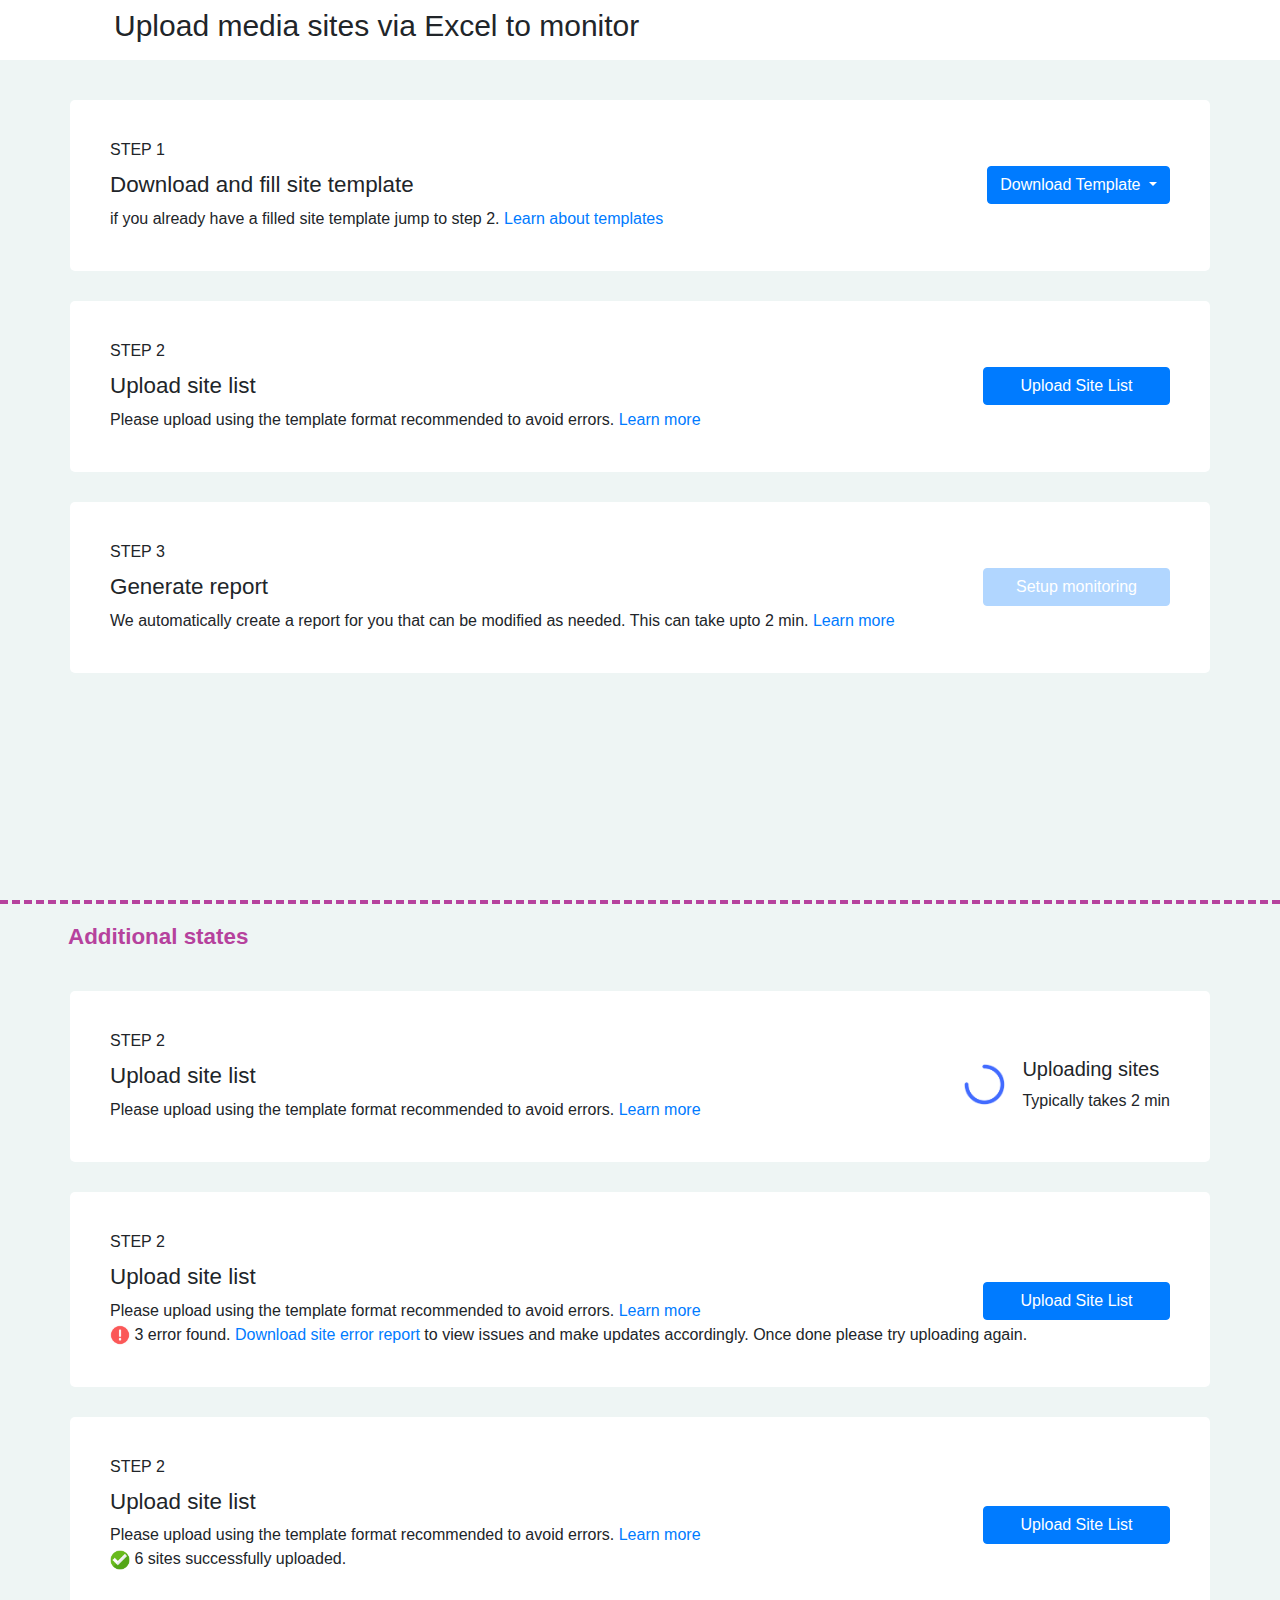
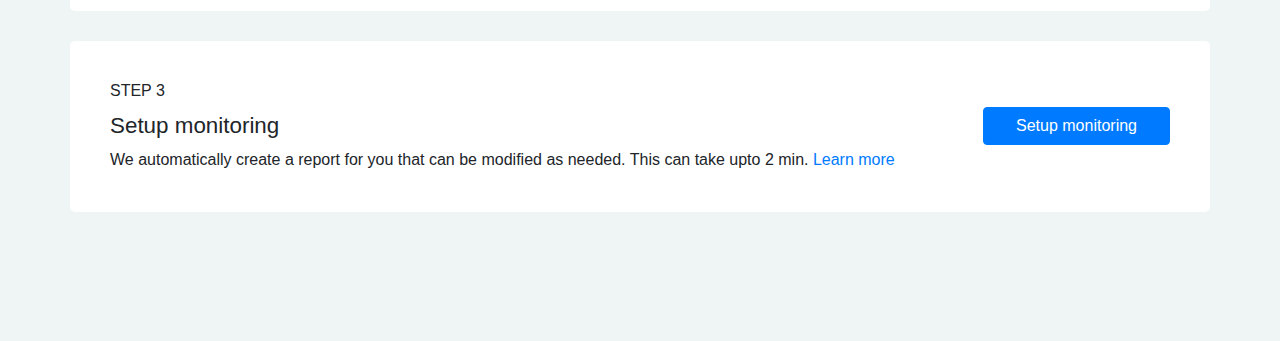
<file: Monitoring_Excel Upload/index.html>
<!DOCTYPE html>
<html lang="en">

<head>
    <meta charset="UTF-8">
    <meta http-equiv="X-UA-Compatible" content="IE=edge">
    <meta name="viewport" content="width=device-width, initial-scale=1.0">

    <!-- bootstrap4 css -->
    <link rel="stylesheet" href="https://maxcdn.bootstrapcdn.com/bootstrap/4.0.0/css/bootstrap.min.css"
        integrity="sha384-Gn5384xqQ1aoWXA+058RXPxPg6fy4IWvTNh0E263XmFcJlSAwiGgFAW/dAiS6JXm" crossorigin="anonymous">


    <!-- font-awesome -->
    <link rel="stylesheet" href="https://use.fontawesome.com/releases/v5.15.3/css/all.css"
        integrity="sha384-SZXxX4whJ79/gErwcOYf+zWLeJdY/qpuqC4cAa9rOGUstPomtqpuNWT9wdPEn2fk" crossorigin="anonymous">
    <!-- font-awesome -->
    <link rel="stylesheet" href="style.css">

    <title>Excel Upload</title>
</head>

<body id="main-body-view">
    <section class="flex-column">
        <header id="page-header">
            <div id="previous-btn">
                <button type="button" class="btn btn-edit">
                    <i class="fas fa-chevron-left"></i>
                </button>
            </div>
            <div class="nav-header">
                <h1 class="header-edit">Upload media sites via Excel to monitor</h1>
            </div>
        </header>

        <!-- upper-content -->
        <div id="content" class="content-box">
            <section>
                <div class="left-align">
                    <h6 class="h6-edit">STEP 1</h6>
                    <h3 class="h3-edit">Download and fill site template</h3>
                    <P class="p-edit">if you already have a filled site template jump to step 2.
                        <a href="#">Learn about templates</a>
                    </P>
                </div>
                <div class="right-align">
                    <div class="dropdown">
                        <button class="btn btn-secondary dropdown-toggle" type="button" id="dropdownMenuButton"
                            data-toggle="dropdown" aria-haspopup="true" aria-expanded="false">
                            Download Template
                        </button>
                        <div class="dropdown-menu" aria-labelledby="dropdownMenuButton">
                            <a class="dropdown-item" href="#"></a>
                            <a class="dropdown-item" href="#"></a>
                            <a class="dropdown-item" href="#"></a>
                        </div>
                    </div>
                </div>
            </section>

            <section>
                <div class="left-align">
                    <h6 class="h6-edit">STEP 2</h6>
                    <h3 class="h3-edit">Upload site list</h3>
                    <P class="p-edit">Please upload using the template format recommended to avoid errors.
                        <a href="#">Learn more</a>
                    </P>
                </div>
                <div class="right-align">
                    <button type="button" class="btn btn-primary">Upload Site List</button>
                </div>
            </section>

            <section>
                <div class="left-align">
                    <h6 class="h6-edit">STEP 3</h6>
                    <h3 class="h3-edit">Generate report</h3>
                    <P class="p-edit">We automatically create a report for you that can be modified as needed. This can
                        take upto 2 min.
                        <a href="#">Learn more</a>
                    </P>
                </div>
                <div class="right-align">
                    <button type="button" class="btn btn-primary" disabled>Setup monitoring</button>
                </div>
            </section>
        </div>

        <!-- dashed-line -->
        <div class="dotted-line"></div>

        <!-- Additional states -->
        <div id="lower-heading">
            <h2 class="h2-edit">Additional states</h2>
        </div>

        <!-- lower-content -->
        <div id="content" class="content-box height-edit">
            <section>
                <div class="left-align">
                    <h6 class="h6-edit">STEP 2</h6>
                    <h3 class="h3-edit">Upload site list</h3>
                    <P class="p-edit">Please upload using the template format recommended to avoid errors.
                        <a href="#">Learn more</a>
                    </P>
                </div>
                <div class="right-align d-flex">
                    <div>
                        <img class="loading-edit" src="./img/loading1.png" alt="loading icon">
                    </div>
                    <div class="pad-left-1">
                        <h5 class="">Uploading sites</h5>
                        <P class="p-edit">Typically takes 2 min</P>
                    </div>

            </section>

            <section>
                <div class="left-align">
                    <h6 class="h6-edit">STEP 2</h6>
                    <h3 class="h3-edit">Upload site list</h3>
                    <P class="p-edit">Please upload using the template format recommended to avoid errors.
                        <a href="#">Learn more</a>
                    </P>
                    <p class="p-edit"><img class="alert-edit" src="./img/alert-red.png" alt="Warning!"> 3 error found.
                        <a href="#">Download site error report</a>
                        to view issues and make updates accordingly. Once done please try uploading again.
                    </p>
                </div>
                <div class="right-align">
                    <button type="button" class="btn btn-primary">Upload Site List</button>
                </div>
            </section>

            <section>
                <div class="left-align">
                    <h6 class="h6-edit">STEP 2</h6>
                    <h3 class="h3-edit">Upload site list</h3>
                    <P class="p-edit">Please upload using the template format recommended to avoid errors.
                        <a href="#">Learn more</a>
                    </P>
                    <p class="p-edit"><img class="check-edit" src="./img/check.png" alt="check"> 6 sites successfully
                        uploaded.
                    </p>
                </div>
                <div class="right-align">
                    <button type="button" class="btn btn-primary">Upload Site List</button>
                </div>
            </section>

            <section>
                <div class="left-align">
                    <h6 class="h6-edit">STEP 3</h6>
                    <h3 class="h3-edit">Setup monitoring</h3>
                    <P class="p-edit">We automatically create a report for you that can be modified as needed. This can
                        take upto 2 min.
                        <a href="#">Learn more</a>
                </div>
                <div class="right-align">
                    <button type="button" class="btn btn-primary">Setup monitoring</button>
                </div>
            </section>
        </div>

    </section>

</body>

</html>
</file>
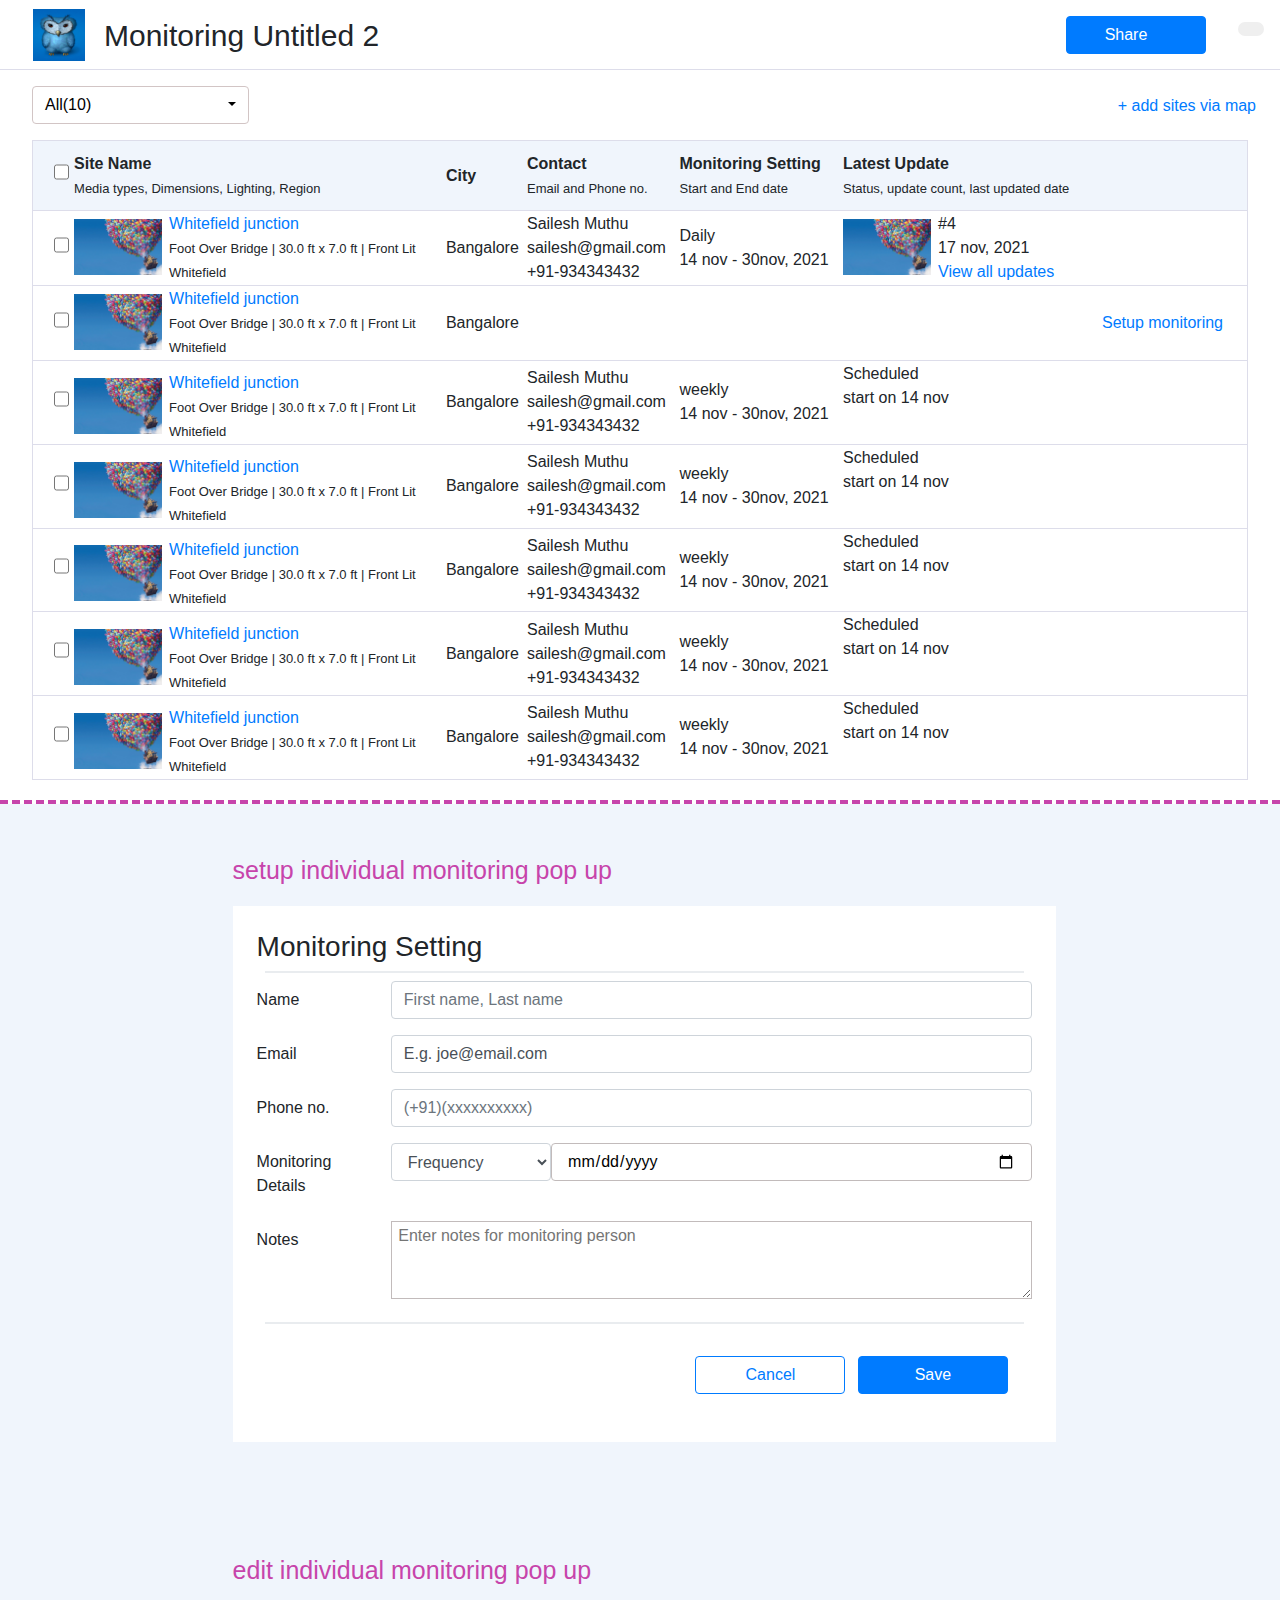
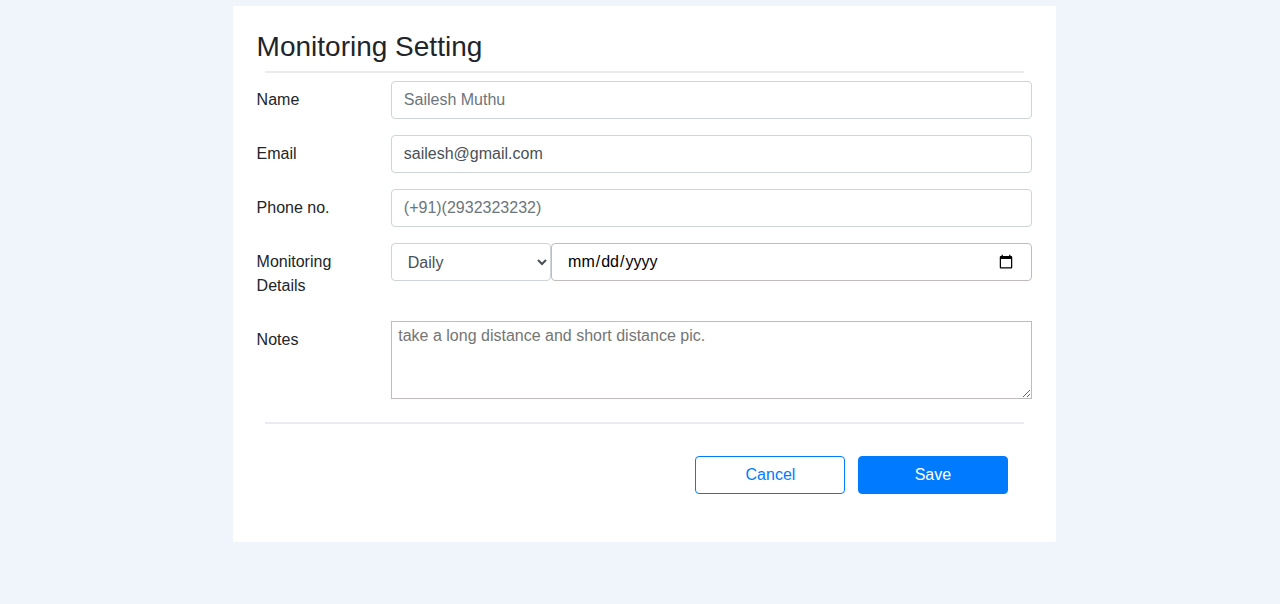
<file: Monitoring_List view/index.html>
<!DOCTYPE html>
<html lang="en">

<head>
    <meta charset="UTF-8">
    <meta http-equiv="X-UA-Compatible" content="IE=edge">
    <meta name="viewport" content="width=device-width, initial-scale=1.0">

    <!-- bootstrap4 css -->
    <link rel="stylesheet" href="https://maxcdn.bootstrapcdn.com/bootstrap/4.0.0/css/bootstrap.min.css"
        integrity="sha384-Gn5384xqQ1aoWXA+058RXPxPg6fy4IWvTNh0E263XmFcJlSAwiGgFAW/dAiS6JXm" crossorigin="anonymous">


    <!-- font-awesome -->
    <link rel="stylesheet" href="https://use.fontawesome.com/releases/v5.15.3/css/all.css"
        integrity="sha384-SZXxX4whJ79/gErwcOYf+zWLeJdY/qpuqC4cAa9rOGUstPomtqpuNWT9wdPEn2fk" crossorigin="anonymous">
    <!-- font-awesome -->

    <link rel="stylesheet" href="./style.css">

    <title>Monitoring list view</title>
</head>

<body id="main-body-view">
    <section class="flex-column column-height">
        <header id="page-header" class="d-flex">
            <div id="logo" class="ml-4">
                <a href="index.html">
                    <img class="logo-edit" alt="logo png" src="./img/logo-owl.png" width=150" height="70">
                </a>
            </div>
            <div class="nav-header">
                <h1 class="header-edit">Monitoring Untitled 2
                    <i class="fas fa-pen"></i>
                </h1>
            </div>
            <div class="right-align d-flex">
                <div class="share">
                    <button type="button" class="btn btn-primary share-btn-edit">Share
                        <i class="fas fa-share-alt"></i>
                    </button>
                </div>
                <div class="user">
                    <button type="button" class="btn user-btn-edit">
                        <i class="fas fa-user"></i>
                    </button>
                </div>
            </div>
        </header>

        <div id="sites-selection" class="add-sites d-flex">
            <div class="btn-group ml-3 p-3">
                <button type="button" class="btn new-btn dropdown-toggle" data-toggle="dropdown" aria-haspopup="true"
                    aria-expanded="false">
                    All(10)
                </button>
                <div class="dropdown-menu">
                    <a class="dropdown-item" href="#"></a>
                    <a class="dropdown-item" href="#"></a>
                    <a class="dropdown-item" href="#"></a>
                </div>
            </div>
            <div class="right-align mt-4 mr-4">
                <a href="#">+ add sites via map</a>
            </div>
        </div>

        <div id="selection-content" class="content-table">
            <table style="width: 100%;">
                <tr class="bg-light-blue">
                    <th>
                        <div class="form-check">
                            <input class="check-edit" type="checkbox" value="" id="flexCheckDefault">
                        </div>
                    </th>
                    <th>Site Name<br>
                        <span>Media types, Dimensions, Lighting, Region</span>
                    </th>
                    <th>City</th>
                    <th>Contact<br>
                        <span>Email and Phone no.</span>
                    </th>
                    <th>Monitoring Setting<br>
                        <span>Start and End date</span>
                    </th>
                    <th>Latest Update<br>
                        <span>Status, update count, last updated date</span>
                    </th>
                    <th></th>
                </tr>
                <tr>
                    <td>
                        <div class="form-check">
                            <input class="check-edit" type="checkbox" value="" id="flexCheckDefault">
                        </div>
                    </td>
                    <td class="d-flex">
                        <div>
                            <img class="demo-edit" alt="demo picture" src="./img/demo-pic.jpg">
                        </div>
                        <div>
                            <a href="#">Whitefield junction</a><br>
                            <span>Foot Over Bridge | 30.0 ft x 7.0 ft | Front Lit</span><br>
                            <span>Whitefield</span>
                        </div>
                    </td>
                    <td>Bangalore</td>
                    <td>Sailesh Muthu<br>
                        sailesh@gmail.com<br>
                        +91-934343432</td>
                    <td>Daily<br>
                        14 nov - 30nov, 2021</td>
                    <td class="d-flex">
                        <div>
                            <img class="demo-edit" alt="demo picture" src="./img/demo-pic.jpg">
                        </div>
                        <div>
                            #4<br>
                            17 nov, 2021<br>
                            <a href="#">View all updates</a>
                        </div>
                    </td>
                    <td class="text-lg-right">
                        <div id="option-button" class="btn-group pr-2">
                            <button type="button " class="btn bg-transparent" data-toggle="dropdown"
                                aria-haspopup="true" aria-expanded="false">
                                <i class="fas fa-ellipsis-v"></i>
                            </button>
                            <div class="dropdown-menu">
                                <a class="dropdown-item" href="#">edit monitoring setting</a>
                                <a class="dropdown-item" href="#">pause site monitoring</a>
                                <a class="dropdown-item" href="#">cancel site monitoring</a>
                            </div>
                        </div>
                    </td>
                </tr>
                <tr>
                    <td>
                        <div class="form-check">
                            <input class="check-edit" type="checkbox" value="" id="flexCheckDefault">
                        </div>
                    </td>
                    <td class="d-flex">
                        <div>
                            <img class="demo-edit" alt="demo picture" src="./img/demo-pic.jpg">
                        </div>
                        <div>
                            <a href="#">Whitefield junction</a><br>
                            <span>Foot Over Bridge | 30.0 ft x 7.0 ft | Front Lit</span><br>
                            <span>Whitefield</span>
                        </div>
                    </td>
                    <td>Bangalore</td>
                    <td></td>
                    <td></td>
                    <td class="d-flex">
                        <div>
                        </div>
                        <div>
                        </div>
                    </td>
                    <td class="text-lg-right pr-4">
                        <a href="#">Setup monitoring</a>
                    </td>
                </tr>
                <tr>
                    <td>
                        <div class="form-check">
                            <input class="check-edit" type="checkbox" value="" id="flexCheckDefault">
                        </div>
                    </td>
                    <td class="d-flex">
                        <div>
                            <img class="demo-edit" alt="demo picture" src="./img/demo-pic.jpg">
                        </div>
                        <div>
                            <a href="#">Whitefield junction</a><br>
                            <span>Foot Over Bridge | 30.0 ft x 7.0 ft | Front Lit</span><br>
                            <span>Whitefield</span>
                        </div>
                    </td>
                    <td>Bangalore</td>
                    <td>Sailesh Muthu<br>
                        sailesh@gmail.com<br>
                        +91-934343432</td>
                    <td>weekly<br>
                        14 nov - 30nov, 2021</td>
                    <td class="d-flex">
                        <div>
                        </div>
                        <div>
                            Scheduled<br>
                            start on 14 nov
                        </div>
                    </td>
                    <td class="text-lg-right">
                        <div id="option-button" class="btn-group pr-2">
                            <button type="button " class="btn bg-transparent" data-toggle="dropdown"
                                aria-haspopup="true" aria-expanded="false">
                                <i class="fas fa-ellipsis-v"></i>
                            </button>
                            <div class="dropdown-menu">
                                <a class="dropdown-item" href="#">edit monitoring setting</a>
                                <a class="dropdown-item" href="#">pause site monitoring</a>
                                <a class="dropdown-item" href="#">cancel site monitoring</a>
                            </div>
                        </div>
                    </td>
                </tr>
                <tr>
                    <td>
                        <div class="form-check">
                            <input class="check-edit" type="checkbox" value="" id="flexCheckDefault">
                        </div>
                    </td>
                    <td class="d-flex">
                        <div>
                            <img class="demo-edit" alt="demo picture" src="./img/demo-pic.jpg">
                        </div>
                        <div>
                            <a href="#">Whitefield junction</a><br>
                            <span>Foot Over Bridge | 30.0 ft x 7.0 ft | Front Lit</span><br>
                            <span>Whitefield</span>
                        </div>
                    </td>
                    <td>Bangalore</td>
                    <td>Sailesh Muthu<br>
                        sailesh@gmail.com<br>
                        +91-934343432</td>
                    <td>weekly<br>
                        14 nov - 30nov, 2021</td>
                    <td class="d-flex">
                        <div>
                        </div>
                        <div>
                            Scheduled<br>
                            start on 14 nov
                        </div>
                    </td>
                    <td class="text-lg-right">
                        <div id="option-button" class="btn-group pr-2">
                            <button type="button " class="btn bg-transparent" data-toggle="dropdown"
                                aria-haspopup="true" aria-expanded="false">
                                <i class="fas fa-ellipsis-v"></i>
                            </button>
                            <div class="dropdown-menu">
                                <a class="dropdown-item" href="#">edit monitoring setting</a>
                                <a class="dropdown-item" href="#">pause site monitoring</a>
                                <a class="dropdown-item" href="#">cancel site monitoring</a>
                            </div>
                        </div>
                    </td>
                </tr>
                <tr>
                    <td>
                        <div class="form-check">
                            <input class="check-edit" type="checkbox" value="" id="flexCheckDefault">
                        </div>
                    </td>
                    <td class="d-flex">
                        <div>
                            <img class="demo-edit" alt="demo picture" src="./img/demo-pic.jpg">
                        </div>
                        <div>
                            <a href="#">Whitefield junction</a><br>
                            <span>Foot Over Bridge | 30.0 ft x 7.0 ft | Front Lit</span><br>
                            <span>Whitefield</span>
                        </div>
                    </td>
                    <td>Bangalore</td>
                    <td>Sailesh Muthu<br>
                        sailesh@gmail.com<br>
                        +91-934343432</td>
                    <td>weekly<br>
                        14 nov - 30nov, 2021</td>
                    <td class="d-flex">
                        <div>
                        </div>
                        <div>
                            Scheduled<br>
                            start on 14 nov
                        </div>
                    </td>
                    <td class="text-lg-right">
                        <div id="option-button" class="btn-group pr-2">
                            <button type="button " class="btn bg-transparent" data-toggle="dropdown"
                                aria-haspopup="true" aria-expanded="false">
                                <i class="fas fa-ellipsis-v"></i>
                            </button>
                            <div class="dropdown-menu">
                                <a class="dropdown-item" href="#">edit monitoring setting</a>
                                <a class="dropdown-item" href="#">pause site monitoring</a>
                                <a class="dropdown-item" href="#">cancel site monitoring</a>
                            </div>
                        </div>
                    </td>
                </tr>
                <tr>
                    <td>
                        <div class="form-check">
                            <input class="check-edit" type="checkbox" value="" id="flexCheckDefault">
                        </div>
                    </td>
                    <td class="d-flex">
                        <div>
                            <img class="demo-edit" alt="demo picture" src="./img/demo-pic.jpg">
                        </div>
                        <div>
                            <a href="#">Whitefield junction</a><br>
                            <span>Foot Over Bridge | 30.0 ft x 7.0 ft | Front Lit</span><br>
                            <span>Whitefield</span>
                        </div>
                    </td>
                    <td>Bangalore</td>
                    <td>Sailesh Muthu<br>
                        sailesh@gmail.com<br>
                        +91-934343432</td>
                    <td>weekly<br>
                        14 nov - 30nov, 2021</td>
                    <td class="d-flex">
                        <div>
                        </div>
                        <div>
                            Scheduled<br>
                            start on 14 nov
                        </div>
                    </td>
                    <td class="text-lg-right">
                        <div id="option-button" class="btn-group pr-2">
                            <button type="button " class="btn bg-transparent" data-toggle="dropdown"
                                aria-haspopup="true" aria-expanded="false">
                                <i class="fas fa-ellipsis-v"></i>
                            </button>
                            <div class="dropdown-menu">
                                <a class="dropdown-item" href="#">edit monitoring setting</a>
                                <a class="dropdown-item" href="#">pause site monitoring</a>
                                <a class="dropdown-item" href="#">cancel site monitoring</a>
                            </div>
                        </div>
                    </td>
                </tr>
                <tr>
                    <td>
                        <div class="form-check">
                            <input class="check-edit" type="checkbox" value="" id="flexCheckDefault">
                        </div>
                    </td>
                    <td class="d-flex">
                        <div>
                            <img class="demo-edit" alt="demo picture" src="./img/demo-pic.jpg">
                        </div>
                        <div>
                            <a href="#">Whitefield junction</a><br>
                            <span>Foot Over Bridge | 30.0 ft x 7.0 ft | Front Lit</span><br>
                            <span>Whitefield</span>
                        </div>
                    </td>
                    <td>Bangalore</td>
                    <td>Sailesh Muthu<br>
                        sailesh@gmail.com<br>
                        +91-934343432</td>
                    <td>weekly<br>
                        14 nov - 30nov, 2021</td>
                    <td class="d-flex">
                        <div>
                        </div>
                        <div>
                            Scheduled<br>
                            start on 14 nov
                        </div>
                    </td>
                    <td class="text-lg-right">
                        <div id="option-button" class="btn-group pr-2">
                            <button type="button " class="btn bg-transparent" data-toggle="dropdown"
                                aria-haspopup="true" aria-expanded="false">
                                <i class="fas fa-ellipsis-v"></i>
                            </button>
                            <div class="dropdown-menu">
                                <a class="dropdown-item" href="#">edit monitoring setting</a>
                                <a class="dropdown-item" href="#">pause site monitoring</a>
                                <a class="dropdown-item" href="#">cancel site monitoring</a>
                            </div>
                        </div>
                    </td>
                </tr>
            </table>
        </div>


    </section>

    <!-- dotted line -->
    <div class="dotted-line"></div>

    <!-- bottom section for FORMS -->
    <div id="form-section" class="bg-form-section form-col-height">
        <section class="col-sm-8 ml-17">
            <div class="pt-5">
                <span>setup individual monitoring pop up</span>
            </div>
            <div class="mt-3 bg-white p-4">
                <h3>Monitoring Setting</h3>
                <div class="divider"></div>
                <div>
                    <form>
                        <div class="form-group row">
                            <label for="inputname" class="col-sm-2 col-form-label">Name</label>
                            <div class="col-sm-10">
                                <input type="name" class="form-control" id="inputname"
                                    placeholder="First name, Last name">
                            </div>
                        </div>
                        <div class="form-group row">
                            <label for="staticEmail" class="col-sm-2 col-form-label">Email</label>
                            <div class="col-sm-10">
                                <input type="text" class="form-control" id="staticEmail" value="E.g. joe@email.com">
                            </div>
                        </div>
                        <div class="form-group row">
                            <label for="inputnumber" class="col-sm-2 col-form-label">Phone no.</label>
                            <div class="col-sm-10">
                                <input type="number" class="form-control" id="inputnumber"
                                    placeholder="(+91)(xxxxxxxxxx)">
                            </div>
                        </div>
                        <div class="form-group row">
                            <label for="inputnumber" class="col-sm-2 col-form-label">Monitoring Details</label>
                            <div class="col-sm-10 form-group d-flex">
                                <select class="form-control col-sm-3" placeholder="Frequency">
                                    <option>Frequency</option>
                                    <input class="col-sm-9 calender-edit" type="date" />
                                </select>
                            </div>
                        </div>
                        <div class="form-group row">
                            <label for="inputnotes" class="col-sm-2 col-form-label">Notes</label>
                            <div class="col-sm-10">
                                <textarea class="w-100" id="notes" name="notes"
                                    placeholder=" Enter notes for monitoring person" rows="3" cols="95"></textarea>
                            </div>
                        </div>
                    </form>
                </div>
                <div class="divider"></div>
                <div class="text-lg-right p-4">
                    <button type="button" class="btn btn-cancel mr-2">Cancel</button>
                    <button type="button" class="btn btn-primary btn-save">Save</button>
                </div>
            </div>


        </section>
    </div>

    <!-- 2nd bottom form -->
    <div id="form-section" class="bg-form-section form-col-height">
        <section class="col-sm-8 ml-17">
            <div class="pt-5">
                <span>edit individual monitoring pop up</span>
            </div>
            <div class="mt-3 bg-white p-4">
                <h3>Monitoring Setting</h3>
                <div class="divider"></div>
                <div>
                    <form>
                        <div class="form-group row">
                            <label for="inputname" class="col-sm-2 col-form-label">Name</label>
                            <div class="col-sm-10">
                                <input type="name" class="form-control" id="inputname" placeholder="Sailesh Muthu">
                            </div>
                        </div>
                        <div class="form-group row">
                            <label for="staticEmail" class="col-sm-2 col-form-label">Email</label>
                            <div class="col-sm-10">
                                <input type="text" class="form-control" id="staticEmail" value="sailesh@gmail.com">
                            </div>
                        </div>
                        <div class="form-group row">
                            <label for="inputnumber" class="col-sm-2 col-form-label">Phone no.</label>
                            <div class="col-sm-10">
                                <input type="number" class="form-control" id="inputnumber"
                                    placeholder="(+91)(2932323232)">
                            </div>
                        </div>
                        <div class="form-group row">
                            <label for="inputnumber" class="col-sm-2 col-form-label">Monitoring Details</label>
                            <div class="col-sm-10 form-group d-flex">
                                <select class="form-control col-sm-3" placeholder="Frequency">
                                    <option>Daily</option>
                                    <input class="col-sm-9 calender-edit" type="date" />
                                </select>
                            </div>
                        </div>
                        <div class="form-group row">
                            <label for="inputnotes" class="col-sm-2 col-form-label">Notes</label>
                            <div class="col-sm-10">
                                <textarea class="w-100" id="notes" name="notes"
                                    placeholder=" take a long distance and short distance pic." rows="3"
                                    cols="95"></textarea>
                            </div>
                        </div>
                    </form>
                </div>
                <div class="divider"></div>
                <div class="text-lg-right p-4">
                    <button type="button" class="btn btn-cancel mr-2">Cancel</button>
                    <button type="button" class="btn btn-primary btn-save">Save</button>
                </div>
            </div>


        </section>
    </div>






    <script src="https://ajax.googleapis.com/ajax/libs/jquery/3.5.1/jquery.min.js"></script>
    <script src="https://cdnjs.cloudflare.com/ajax/libs/popper.js/1.16.0/umd/popper.min.js"></script>
    <script src="https://maxcdn.bootstrapcdn.com/bootstrap/4.5.2/js/bootstrap.min.js"></script>

</body>

</html>
</file>
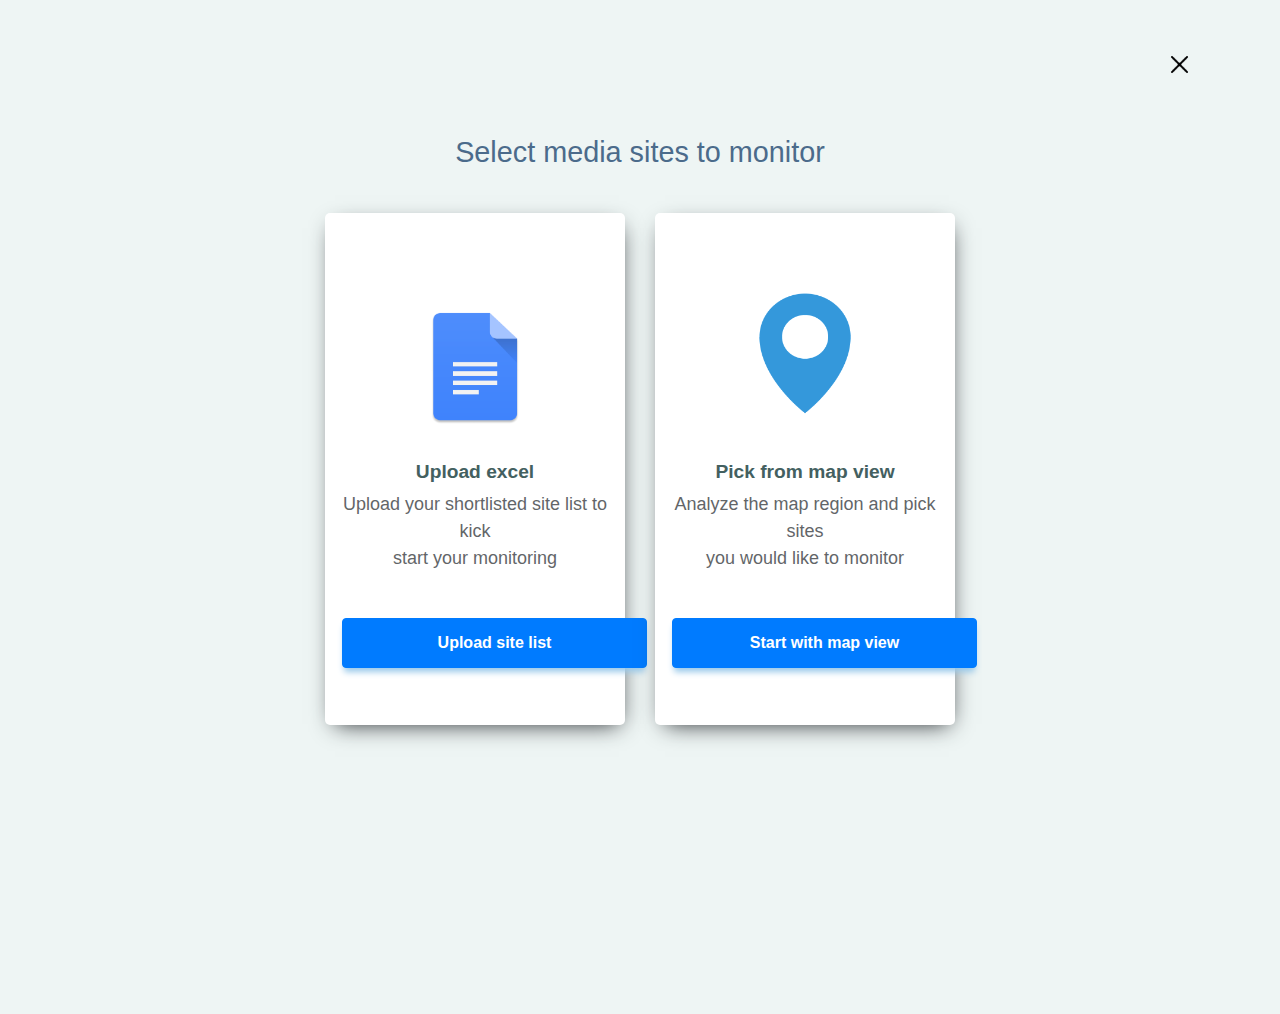
<file: Monitoring_Only Workflow/index.html>
<!DOCTYPE html>
<html lang="en">

<head>
    <meta charset="UTF-8">
    <meta http-equiv="X-UA-Compatible" content="IE=edge">
    <meta name="viewport" content="width=device-width, initial-scale=1.0">

    <!-- bootstrap4 css -->
    <link rel="stylesheet" href="https://maxcdn.bootstrapcdn.com/bootstrap/4.0.0/css/bootstrap.min.css"
        integrity="sha384-Gn5384xqQ1aoWXA+058RXPxPg6fy4IWvTNh0E263XmFcJlSAwiGgFAW/dAiS6JXm" crossorigin="anonymous">

    <link rel="stylesheet" href="style.css">

    <title>only workflow</title>
</head>

<body id="main-body-view">
    <section class="flex-column">
        <div id="header-btn">
            <button type="button" class="btn">
                <img src="./img/close.png" alt="close page png">
            </button>
        </div>

        <div id="page-title">
            <h1 class="text-center h1-edit">Select media sites to monitor</h1>
        </div>

        <div class="d-flex">
            <div class="col-lg-6 pad-left">
                <section>
                    <div id="png" class="text-center">
                        <img src="./img/files.png" alt="Excel files png">
                    </div>
                    <div id="section-content" class="text-center">
                        <h3>Upload excel</h3>
                        <p>Upload your shortlisted site list to kick <br> start your monitoring</p>
                    </div>
                    <div id="selection-btn" class="text-center">
                        <button type="button" class="btn btn-edit">Upload site list</button>
                    </div>
                </section>
            </div>
            <div class="col-lg-6 pad-right">
                <section>
                    <div id="png" class="text-center">
                        <img src="./img/map-view.png" alt="map view png">
                    </div>
                    <div id="section-content" class="text-center">
                        <h3>Pick from map view</h3>
                        <p>Analyze the map region and pick sites <br> you would like to monitor</p>
                    </div>
                    <div id="selection-btn" class="text-center">
                        <button type="button" class="btn btn-edit">Start with map view</button>
                    </div>
                </section>
            </div>
        </div>
    </section>


</body>

</html>
</file>
<file: Monitoring_Excel Upload/style.css>
#main-body-view{
    background-color: #eef5f4;
}

#page-header {
    height: 60px;
    display: inline-flex;
    background-color: #fff;
    width: -webkit-fill-available;
}

.btn-edit{
    background-color: #fff;
    margin-top: 10px;
    margin-left: 35px;
}

.btn:focus {
    outline: 0;
    box-shadow: none;
}
.btn:disabled{
    opacity: .3;
}

#previous-btn button .fas{
    color:#4d7fdc;
}

.nav-header .header-edit{
    margin-left: 45px;
    font-weight: 500;
    padding: 8px;
    font-size: 30px;
}

#content.content-box{
    margin-top: 40px;
    height: 800px;
}

#content section{
    background-color: #fff;
    max-height: fit-content;
    margin-left: 70px;
    margin-right: 70px;
    padding: 40px;
    border-radius: 5px;
    /* box-shadow: 2px 7px 22px -8px;  */
    margin-bottom: 30px;  
}

#content.height-edit{
    height: 950px;
}

.h6-edit{
    margin-bottom: 0.8rem;
}

.h3-edit{
    font-size: 1.4rem;
}

.p-edit{
    font-weight: 500;
    margin-bottom: 0rem;
}

.right-align{
    float: right;
    margin-top: -65px;
}

.right-align .dropdown .btn-secondary{
    background-color:#007bff;
    border-color: #007bff;
}

.btn.btn-primary{
    width: 187px;
}

.dotted-line{
    border-bottom: 4px dashed rgb(182 66 157);
} 

#lower-heading .h2-edit{
    font-weight: 700;
    margin: 20px 68px 20px 68px;
    font-size: 1.4rem;
    color: rgb(182 66 157);
}

.alert-edit, .check-edit{
    height: 20px;
    width: 20px;
}

.loading-edit{
    height: 55px;
    width: 55px;
    transform: rotate(180deg);
}

.right-align .pad-left-1{
    padding-left: 10px;
}
</file>
<file: Monitoring_List view/style.css>
section.column-height{
    height: 800px;
}

#page-header {
    height: 70px;
    width: -webkit-fill-available;
    border-bottom: 1px solid #ddddea;
}

.logo-edit{
    height: 70px;
    width: 70px;
    padding: 9px;
}

.nav-header .header-edit{
    font-weight: 500;
    padding: 10px;
    font-size: 30px;
}

#page-header .nav-header h1{
    margin-top: 8px;
    margin-bottom: 0px;
}

#page-header .nav-header .fas{
    font-size: initial;
}

#page-header .share .fas{
    margin-left: 20px;
}

.right-align{
    position: absolute;
    right: 0;
}

.share{
    float: right;
    padding: 16px;
}

.user{
    padding: 16px;
}

.share-btn-edit{
    width: 140px;
}

.user-btn-edit{
    border-radius: 25px;
}

.add-sites{
    height: 70px;
}

#sites-selection button.new-btn{
    color: black;
    background-color: #fff;
    border-color: #d2c5c5;
}

#sites-selection .dropdown-toggle::after{
    margin-left: 8.255em;
}

.btn.focus, .btn:focus{
    outline: 0;
    box-shadow: none;
}

a:hover {
    color: none;
    text-decoration: none;
}

#selection-content.content-table{
    margin: 0px 32px;
}

#selection-content table span{
    font-weight: 400;
    font-size: 13px;
}

#selection-content table tr{
    border: 1px solid #ddddea;
    height: 70px;
}

#selection-content .bg-light-blue{
    background-color: #f0f5fc;
}

.demo-edit{
    height: 70px;
    padding: 7px;
    width: 95px;
    padding-left: 0px;
}

.check-edit{
    height: 20px;
    width: 15px;
}

#option-button.show button{
    border: 1px solid #ddddea;
}

#option-button.show .dropdown-menu{
    transform: translate3d(-180px, 42px, 0px) !important;
}

.dotted-line {
    border-bottom: 4px dashed rgb(199 68 171);
}

#form-section.form-col-height{
    height: 700px;
}

#form-section.bg-form-section{
    background-color: #f0f5fc;
}

#form-section section div>span{
    font-size: 25px;
    font-weight: 500;
    color: rgb(199 68 171);
}

#form-section .col-sm-8.ml-17{
    margin-left: 17%;
}

.divider {
    height: 0;
    margin: 0.5rem;
    overflow: hidden;
    border-top: 2px solid #e9ecef;
}

.text-lg-right .btn-cancel{
    width: 150px;
    color: #007bff;
    border: 1px solid #007bff;
    background-color: #fff;
}

.text-lg-right .btn-save{
    width: 150px;
}

.form-control:focus{
    color: none;
    background-color: #fff;
    outline: 0;
    box-shadow: none;
}

textarea{
    border: 1px solid #c2bbbb;
}

textarea:focus-visible{
    outline: none;
}

input.calender-edit{
    height: 38px;
    border-radius: 4px;
    border: 1px solid #c2bbbb;
}

input.calender-edit:focus-visible{
    outline: none;
}
</file>
<file: Monitoring_Only Workflow/style.css>
#main-body-view{
    background-color: #eef5f4;
    height: 879px;
}

.btn:focus {
    outline: 0;
    box-shadow: none;
}
#header-btn{
    position:absolute;
    top: 35px;
    right: 65px;;
}
#header-btn .btn{
    background-color: #eef5f4;
}

#header-btn img{
    height: 45px;
    width: 45px;
}

#page-title {
    margin-top: 135px;
    font-weight: bold;
    padding-bottom: 35px;
}

#page-title .h1-edit{
    font-size: 1.8rem;
    color: #4b6b8b;
}


.pad-left{
    padding-left: 325px;
}

.pad-right{
    padding-right: 325px;
}

.col-lg-6 section{
    border-radius: 5px;
    box-shadow: 2px 7px 22px -8px;
    background-color: #fff;
    padding: 17px;
}

#png img{
    height: 180px;
    width: 190px;
    margin-top: 50px;
}

#section-content p{
    opacity: .7;
    font-size: large;
}

#section-content h3{
    font-size: 1.2rem;
    font-weight: 700;
    color: darkslategray;
    opacity: 0.9;

}

#selection-btn button{
    margin-bottom: 40px;
    margin-top: 30px;
}

#selection-btn button.btn-edit{
    font-weight: 700;
    width: 305px;
    height: 50px;
    color: #fff;
    background-color: #007bff;
    border-color: #007bff;
    box-shadow: 0 6px 6px -2px #99c9ea;
}
</file>
